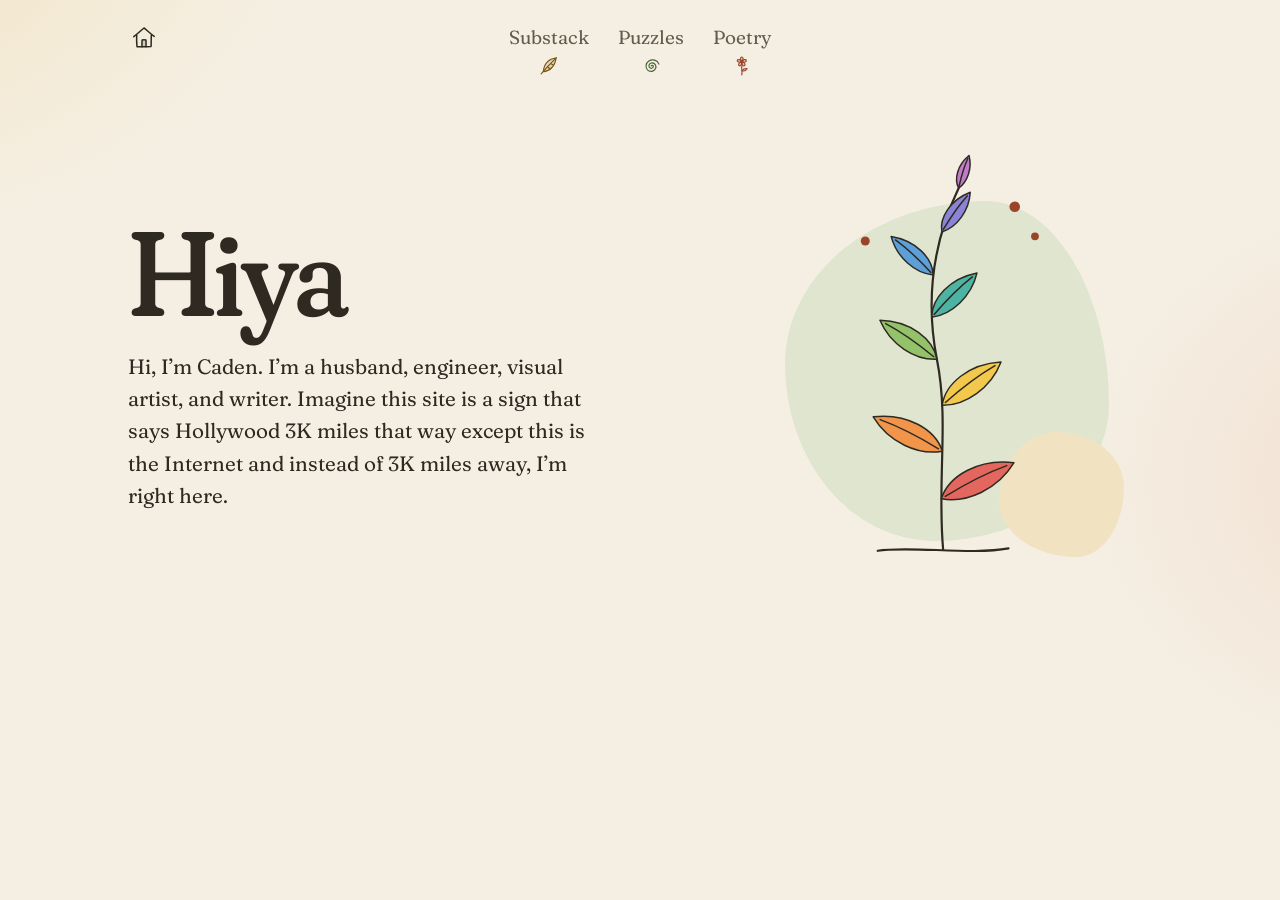
<file: index.html>
<!doctype html>
<html lang="en">
  <head>
    <meta charset="utf-8" />
    <meta name="viewport" content="width=device-width, initial-scale=1" />
    <title>funklunsford</title>
    <meta name="description" content="Puzzles, Substack and poetry." />
    <meta name="theme-color" content="#f5efe3" media="(prefers-color-scheme: light)" />
    <meta name="theme-color" content="#1c1e18" media="(prefers-color-scheme: dark)" />
    <link rel="icon" href="/favicon.svg" type="image/svg+xml" />
    <link rel="preconnect" href="https://fonts.googleapis.com" />
    <link rel="preconnect" href="https://fonts.gstatic.com" crossorigin />
    <link rel="stylesheet" href="https://fonts.googleapis.com/css2?family=Fraunces:ital,opsz,wght,SOFT,WONK@0,9..144,300..700,0..100,0..1;1,9..144,300..700,0..100,0..1&amp;display=swap" />
    <link rel="stylesheet" href="/style.css?v=8" />
  </head>
  <body>
    <header class="site-header">
      <a class="home" href="/" aria-label="Home" aria-current="page"><svg width="28" height="28" viewBox="0 0 48 48" aria-hidden="true" fill="none" stroke="currentColor" stroke-width="2.6" stroke-linecap="round" stroke-linejoin="round"><path d="M6.5 23.5 C 12 19, 18.5 13.2, 24 8.5 C 29.5 13, 35.6 18.6, 41.5 23"/><path d="M11.5 20.5 C 11.1 27.2, 11.4 34, 12 40.6 C 20 41.1, 28 40.9, 36.1 40.3 C 36.5 33.6, 36.2 27, 36.6 20.4"/><path d="M20.6 40.6 C 20.3 36.2, 20.4 32.2, 20.8 29.1 C 23 28.6, 25.3 28.7, 27.4 29.1 C 27.7 33, 27.6 37, 27.3 40.5" fill="currentColor" fill-opacity="0.18"/></svg></a>
      <nav class="site-nav" aria-label="Sections">
        <a class="nav--substack" href="/substack/"><span>Substack</span><svg width="22" height="22" viewBox="0 0 48 48" aria-hidden="true" fill="none" stroke="currentColor" stroke-width="2.6" stroke-linecap="round" stroke-linejoin="round"><path d="M40 7 C 24 8, 13 19, 12 37 C 26 36, 38 25, 40 7 Z" fill="currentColor" fill-opacity="0.18"/><path d="M41 6 C 30 17, 19 28, 7 42"/><path d="M28.5 19.5 L 33 21.5"/><path d="M21.5 26.5 L 25.5 30"/></svg></a>
        <a class="nav--puzzles" href="/puzzles/"><span>Puzzles</span><svg width="22" height="22" viewBox="0 0 48 48" aria-hidden="true" fill="none" stroke="currentColor" stroke-width="2.6" stroke-linecap="round" stroke-linejoin="round"><path d="M25 24 c 1.5 -2.2 5 -1 4.6 2 c -0.5 3.8 -6 5 -8.6 1.6 c -3.2 -4.2 0.6 -10.2 6 -10 c 6.6 0.3 10.2 7 7.6 12.6 c -3 6.6 -12.4 8.4 -17.6 3.4 c -5.8 -5.6 -4.2 -16 2.6 -20.4 c 7.8 -5 19.2 -2 22.4 7"/></svg></a>
        <a class="nav--poetry" href="/poetry/"><span>Poetry</span><svg width="22" height="22" viewBox="0 0 48 48" aria-hidden="true" fill="none" stroke="currentColor" stroke-width="2.6" stroke-linecap="round" stroke-linejoin="round"><g fill="currentColor" fill-opacity="0.18"><path d="M24 15 C 19.5 10.5, 21 4.5, 24 4.5 C 27 4.5, 28.5 10.5, 24 15"/><path d="M24 15 C 19.5 10.5, 21 4.5, 24 4.5 C 27 4.5, 28.5 10.5, 24 15" transform="rotate(72 24 15)"/><path d="M24 15 C 19.5 10.5, 21 4.5, 24 4.5 C 27 4.5, 28.5 10.5, 24 15" transform="rotate(144 24 15)"/><path d="M24 15 C 19.5 10.5, 21 4.5, 24 4.5 C 27 4.5, 28.5 10.5, 24 15" transform="rotate(216 24 15)"/><path d="M24 15 C 19.5 10.5, 21 4.5, 24 4.5 C 27 4.5, 28.5 10.5, 24 15" transform="rotate(288 24 15)"/></g><circle cx="24" cy="15" r="2.4"/><path d="M24 24 C 23 31, 25.5 37, 24 44"/><path d="M24.4 35 C 28 30.5, 32.5 29.5, 36 30.5 C 33.5 34.5, 29 36.5, 24.4 35 Z" fill="currentColor" fill-opacity="0.18"/></svg></a>
      </nav>
    </header>

    <main>
      <section class="hero">
        <div>
          <h1>Hiya</h1>
          <p class="blurb">Hi, I’m Caden. I’m a husband, engineer, visual artist, and writer. Imagine this site is a sign that says Hollywood 3K miles that way except this is the Internet and instead of 3K miles away, I’m right here.</p>
        </div>
        <figure class="hero-art" aria-hidden="true">
          <div class="blob"></div>
          <div class="blob blob--seed"></div>
          <svg class="sprig" viewBox="0 0 220 260">
            <defs>
              <g id="leaf">
                <path d="M0 0 C 10 -12, 32 -15, 52 -4 C 36 8, 14 9, 0 0 Z" vector-effect="non-scaling-stroke" />
                <path d="M3 -0.5 C 18 -3, 33 -4.5, 47 -4" fill="none" vector-effect="non-scaling-stroke" />
              </g>
            </defs>
            <path class="stem" d="M70 251 C 90 247.5, 130 254, 154 249.5" vector-effect="non-scaling-stroke" />
            <path class="stem" d="M112 250 C 108 205, 116 168, 108 128 C 101 92, 104 56, 122 18" vector-effect="non-scaling-stroke" />
            <g class="leaves">
              <use href="#leaf" transform="translate(110.8 217.6) rotate(-22)" />
              <use href="#leaf" transform="translate(111.5 187) rotate(-158) scale(0.95 -0.95)" />
              <use href="#leaf" transform="translate(111.4 157.6) rotate(-32) scale(0.9)" />
              <use href="#leaf" transform="translate(108 128) rotate(-150) scale(0.85 -0.85)" />
              <use href="#leaf" transform="translate(104.7 101) rotate(-40) scale(0.78)" />
              <use href="#leaf" transform="translate(105.6 73.8) rotate(-142) scale(0.7 -0.7)" />
              <use href="#leaf" transform="translate(111.2 46.2) rotate(-50) scale(0.6)" />
              <use href="#leaf" transform="translate(122 18) rotate(-68) scale(0.42)" />
            </g>
            <g class="seeds">
              <circle cx="158" cy="30" r="3.4" />
              <circle cx="171" cy="49" r="2.5" />
              <circle cx="62" cy="52" r="2.9" />
            </g>
          </svg>
        </figure>
      </section>

      <!-- The about section, left out for now. To bring it back, uncomment it and put your own paragraphs in:
      <section class="about" aria-labelledby="about-title">
        <h2 id="about-title">A little about me</h2>
        <p>…</p>
      </section>
      -->

    </main>
  </body>
</html>
</file>
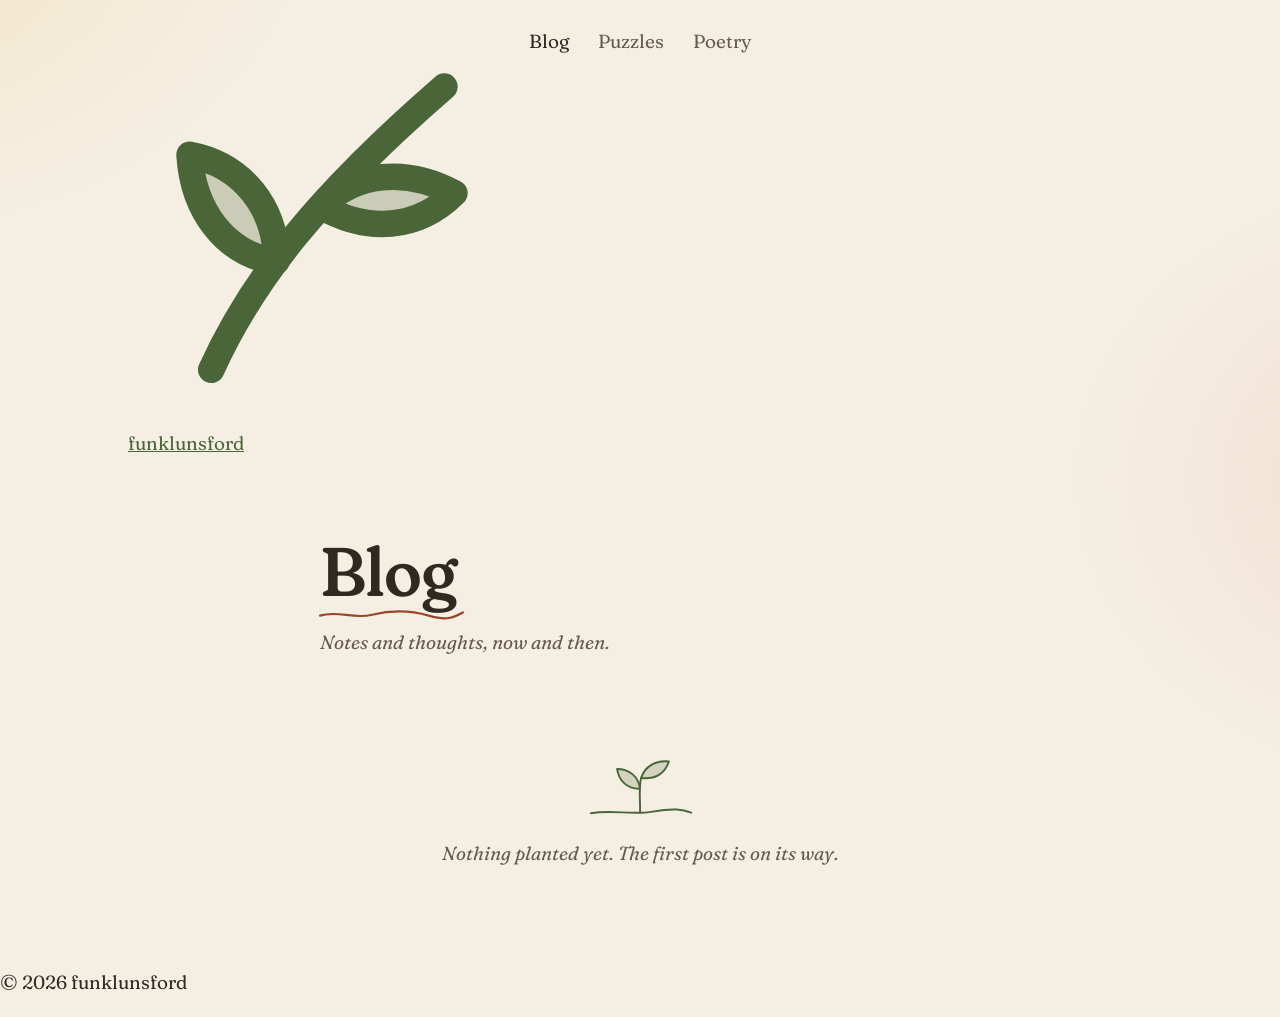
<file: blog/index.html>
<!doctype html>
<html lang="en">
  <head>
    <meta charset="utf-8" />
    <meta name="viewport" content="width=device-width, initial-scale=1" />
    <title>Blog · funklunsford</title>
    <meta name="description" content="Notes and thoughts, now and then." />
    <meta name="theme-color" content="#f5efe3" media="(prefers-color-scheme: light)" />
    <meta name="theme-color" content="#1c1e18" media="(prefers-color-scheme: dark)" />
    <link rel="icon" href="/favicon.svg" type="image/svg+xml" />
    <link rel="preconnect" href="https://fonts.googleapis.com" />
    <link rel="preconnect" href="https://fonts.gstatic.com" crossorigin />
    <link rel="stylesheet" href="https://fonts.googleapis.com/css2?family=Fraunces:ital,opsz,wght,SOFT,WONK@0,9..144,300..700,0..100,0..1;1,9..144,300..700,0..100,0..1&amp;display=swap" />
    <link rel="stylesheet" href="/style.css" />
  </head>
  <body>
    <header class="site-header">
      <a class="wordmark" href="/">
        <svg viewBox="0 0 24 24" aria-hidden="true" fill="none" stroke="currentColor" stroke-width="1.6" stroke-linecap="round" stroke-linejoin="round"><path d="M5 21 C 7.5 15.5, 11.5 10.5, 19 4"/><path d="M8.9 14.5 C 5.9 14.1, 3.9 11.5, 3.7 8.1 C 6.9 8.7, 8.9 11.3, 8.9 14.5 Z" fill="currentColor" fill-opacity="0.25"/><path d="M11.6 11.2 C 13.6 9.2, 16.6 8.8, 19.6 10.4 C 17.4 12.6, 14.4 12.8, 11.6 11.2 Z" fill="currentColor" fill-opacity="0.25"/></svg>
        funklunsford
      </a>
      <nav class="site-nav" aria-label="Sections">
        <a href="/blog/" aria-current="page">Blog</a>
        <a href="/puzzles/">Puzzles</a>
        <a href="/poetry/">Poetry</a>
      </nav>
    </header>

    <main>
      <header class="page-head">
        <h1>Blog</h1>
        <p class="page-note">Notes and thoughts, now and then.</p>
      </header>

      <div class="section">
        <!-- Newest first. Each post lives at /blog/<slug>/index.html: copy /templates/post.html to start one,
             then add it here:
          <li>
            <a href="/blog/<slug>/">
              <time datetime="2026-10-15">October 15, 2026</time>
              <span class="entry-title">The post's title</span>
              <span class="entry-summary">A sentence about it.</span>
            </a>
          </li>
        The note below hides itself once the list has a post. -->
        <ol class="entries" reversed>
        </ol>
        <div class="empty">
          <svg viewBox="0 0 120 90" aria-hidden="true" fill="none" stroke="currentColor" stroke-width="1.8" stroke-linecap="round" stroke-linejoin="round"><path d="M14 78 C 34 74.5, 52 80, 72 76.5 S 100 74.5, 108 77.5"/><path d="M60 77 C 60.5 66, 58.5 56, 61 45"/><path d="M60 55 C 48 55.5, 40 47.5, 38.5 36.5 C 50.5 36.5, 58.5 44, 60 55 Z" fill="currentColor" fill-opacity="0.2"/><path d="M61 45 C 64.5 34.5, 74.5 28, 87 29.5 C 83.5 41.5, 73.5 46.5, 61 45 Z" fill="currentColor" fill-opacity="0.2"/></svg>
          <p>Nothing planted yet. The first post is on its way.</p>
        </div>
      </div>
    </main>

    <footer class="site-footer">
      <p>© 2026 funklunsford</p>
    </footer>
  </body>
</html>
</file>
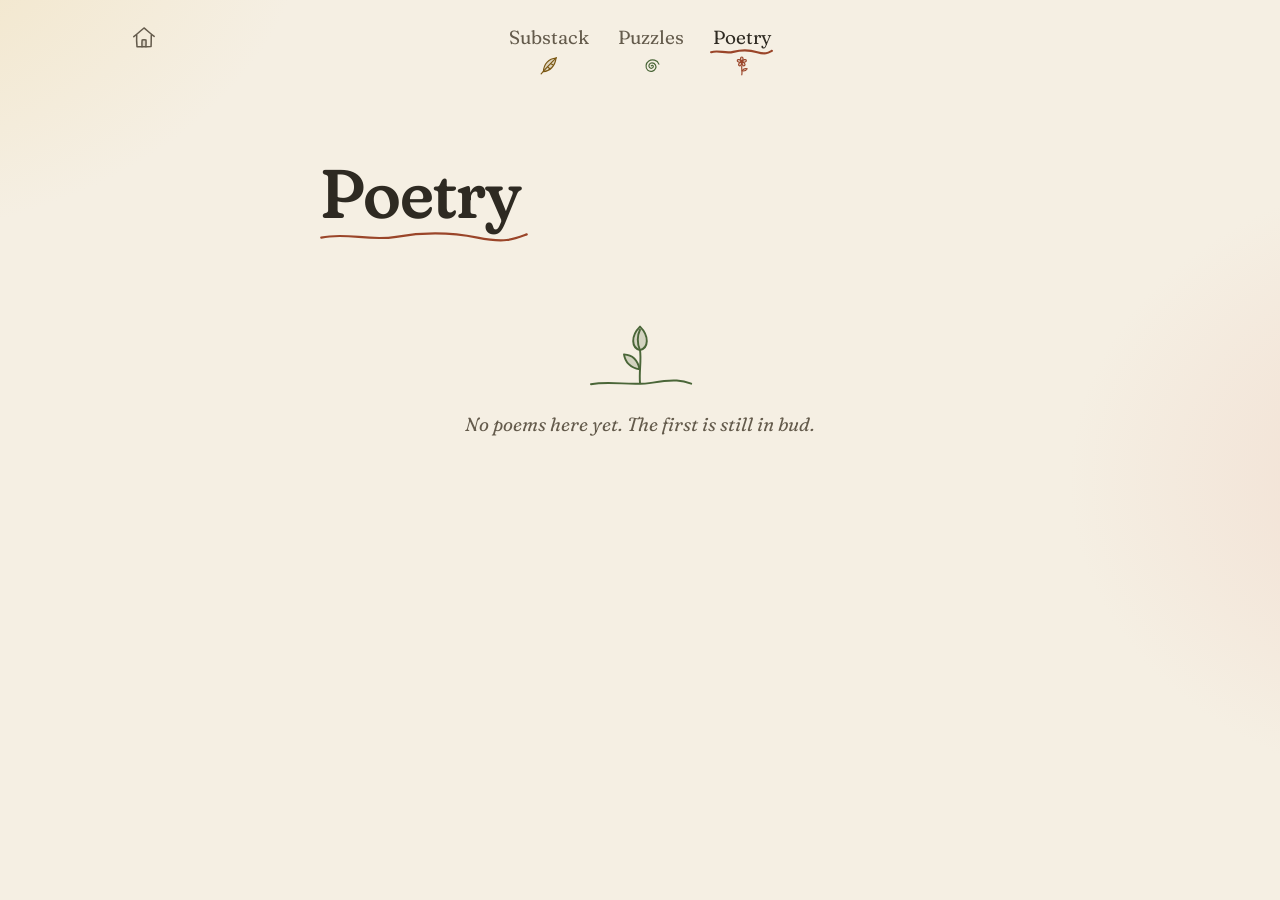
<file: poetry/index.html>
<!doctype html>
<html lang="en">
  <head>
    <meta charset="utf-8" />
    <meta name="viewport" content="width=device-width, initial-scale=1" />
    <title>Poetry · funklunsford</title>
    <meta name="description" content="Poems, a few at a time." />
    <meta name="theme-color" content="#f5efe3" media="(prefers-color-scheme: light)" />
    <meta name="theme-color" content="#1c1e18" media="(prefers-color-scheme: dark)" />
    <link rel="icon" href="/favicon.svg" type="image/svg+xml" />
    <link rel="preconnect" href="https://fonts.googleapis.com" />
    <link rel="preconnect" href="https://fonts.gstatic.com" crossorigin />
    <link rel="stylesheet" href="https://fonts.googleapis.com/css2?family=Fraunces:ital,opsz,wght,SOFT,WONK@0,9..144,300..700,0..100,0..1;1,9..144,300..700,0..100,0..1&amp;display=swap" />
    <link rel="stylesheet" href="/style.css?v=8" />
  </head>
  <body>
    <header class="site-header">
      <a class="home" href="/" aria-label="Home"><svg width="28" height="28" viewBox="0 0 48 48" aria-hidden="true" fill="none" stroke="currentColor" stroke-width="2.6" stroke-linecap="round" stroke-linejoin="round"><path d="M6.5 23.5 C 12 19, 18.5 13.2, 24 8.5 C 29.5 13, 35.6 18.6, 41.5 23"/><path d="M11.5 20.5 C 11.1 27.2, 11.4 34, 12 40.6 C 20 41.1, 28 40.9, 36.1 40.3 C 36.5 33.6, 36.2 27, 36.6 20.4"/><path d="M20.6 40.6 C 20.3 36.2, 20.4 32.2, 20.8 29.1 C 23 28.6, 25.3 28.7, 27.4 29.1 C 27.7 33, 27.6 37, 27.3 40.5" fill="currentColor" fill-opacity="0.18"/></svg></a>
      <nav class="site-nav" aria-label="Sections">
        <a class="nav--substack" href="/substack/"><span>Substack</span><svg width="22" height="22" viewBox="0 0 48 48" aria-hidden="true" fill="none" stroke="currentColor" stroke-width="2.6" stroke-linecap="round" stroke-linejoin="round"><path d="M40 7 C 24 8, 13 19, 12 37 C 26 36, 38 25, 40 7 Z" fill="currentColor" fill-opacity="0.18"/><path d="M41 6 C 30 17, 19 28, 7 42"/><path d="M28.5 19.5 L 33 21.5"/><path d="M21.5 26.5 L 25.5 30"/></svg></a>
        <a class="nav--puzzles" href="/puzzles/"><span>Puzzles</span><svg width="22" height="22" viewBox="0 0 48 48" aria-hidden="true" fill="none" stroke="currentColor" stroke-width="2.6" stroke-linecap="round" stroke-linejoin="round"><path d="M25 24 c 1.5 -2.2 5 -1 4.6 2 c -0.5 3.8 -6 5 -8.6 1.6 c -3.2 -4.2 0.6 -10.2 6 -10 c 6.6 0.3 10.2 7 7.6 12.6 c -3 6.6 -12.4 8.4 -17.6 3.4 c -5.8 -5.6 -4.2 -16 2.6 -20.4 c 7.8 -5 19.2 -2 22.4 7"/></svg></a>
        <a class="nav--poetry" href="/poetry/" aria-current="page"><span>Poetry</span><svg width="22" height="22" viewBox="0 0 48 48" aria-hidden="true" fill="none" stroke="currentColor" stroke-width="2.6" stroke-linecap="round" stroke-linejoin="round"><g fill="currentColor" fill-opacity="0.18"><path d="M24 15 C 19.5 10.5, 21 4.5, 24 4.5 C 27 4.5, 28.5 10.5, 24 15"/><path d="M24 15 C 19.5 10.5, 21 4.5, 24 4.5 C 27 4.5, 28.5 10.5, 24 15" transform="rotate(72 24 15)"/><path d="M24 15 C 19.5 10.5, 21 4.5, 24 4.5 C 27 4.5, 28.5 10.5, 24 15" transform="rotate(144 24 15)"/><path d="M24 15 C 19.5 10.5, 21 4.5, 24 4.5 C 27 4.5, 28.5 10.5, 24 15" transform="rotate(216 24 15)"/><path d="M24 15 C 19.5 10.5, 21 4.5, 24 4.5 C 27 4.5, 28.5 10.5, 24 15" transform="rotate(288 24 15)"/></g><circle cx="24" cy="15" r="2.4"/><path d="M24 24 C 23 31, 25.5 37, 24 44"/><path d="M24.4 35 C 28 30.5, 32.5 29.5, 36 30.5 C 33.5 34.5, 29 36.5, 24.4 35 Z" fill="currentColor" fill-opacity="0.18"/></svg></a>
      </nav>
    </header>

    <main>
      <header class="page-head">
        <h1>Poetry</h1>
      </header>

      <div class="section">
        <!-- Newest first. Each poem lives at /poetry/<slug>/index.html: copy /templates/poem.html to start one,
             then add it here:
          <li>
            <a href="/poetry/<slug>/">
              <span class="entry-title">The poem's title</span>
              <span class="entry-summary">Its first line…</span>
            </a>
          </li>
        The note below hides itself once the list has a poem. -->
        <ol class="entries entries--poems" reversed>
        </ol>
        <div class="empty">
          <svg viewBox="0 0 120 90" aria-hidden="true" fill="none" stroke="currentColor" stroke-width="1.8" stroke-linecap="round" stroke-linejoin="round"><path d="M14 78 C 34 74.5, 52 80, 72 76.5 S 100 74.5, 108 77.5"/><path d="M60 77 C 59 66, 61.5 56, 60 46"/><path d="M60 46 C 52 44, 51 33, 60 24 C 69 33, 68 44, 60 46 Z" fill="currentColor" fill-opacity="0.2"/><path d="M60 46 C 57 40, 57.5 32, 60 27"/><path d="M59.6 64 C 51 63, 46 57, 45 50 C 53 50.5, 58 56, 59.6 64 Z" fill="currentColor" fill-opacity="0.2"/></svg>
          <p>No poems here yet. The first is still in bud.</p>
        </div>
      </div>
    </main>
  </body>
</html>
</file>
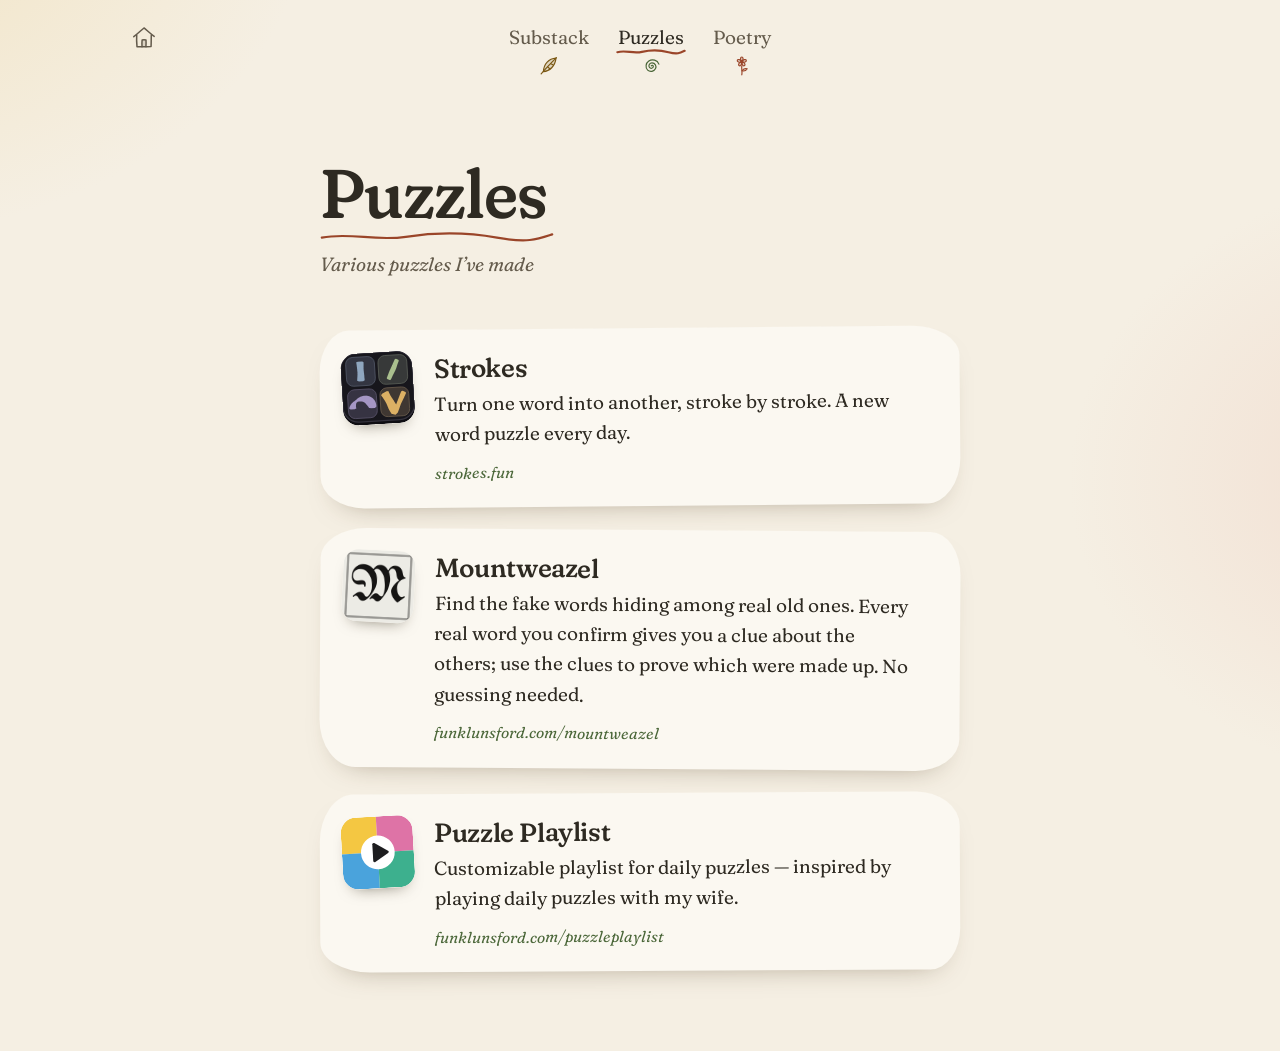
<file: puzzles/index.html>
<!doctype html>
<html lang="en">
  <head>
    <meta charset="utf-8" />
    <meta name="viewport" content="width=device-width, initial-scale=1" />
    <title>Puzzles · funklunsford</title>
    <meta name="description" content="Strokes, Mountweazel and the Puzzle Playlist." />
    <meta name="theme-color" content="#f5efe3" media="(prefers-color-scheme: light)" />
    <meta name="theme-color" content="#1c1e18" media="(prefers-color-scheme: dark)" />
    <link rel="icon" href="/favicon.svg" type="image/svg+xml" />
    <link rel="preconnect" href="https://fonts.googleapis.com" />
    <link rel="preconnect" href="https://fonts.gstatic.com" crossorigin />
    <link rel="stylesheet" href="https://fonts.googleapis.com/css2?family=Fraunces:ital,opsz,wght,SOFT,WONK@0,9..144,300..700,0..100,0..1;1,9..144,300..700,0..100,0..1&amp;display=swap" />
    <link rel="stylesheet" href="/style.css?v=8" />
  </head>
  <body>
    <header class="site-header">
      <a class="home" href="/" aria-label="Home"><svg width="28" height="28" viewBox="0 0 48 48" aria-hidden="true" fill="none" stroke="currentColor" stroke-width="2.6" stroke-linecap="round" stroke-linejoin="round"><path d="M6.5 23.5 C 12 19, 18.5 13.2, 24 8.5 C 29.5 13, 35.6 18.6, 41.5 23"/><path d="M11.5 20.5 C 11.1 27.2, 11.4 34, 12 40.6 C 20 41.1, 28 40.9, 36.1 40.3 C 36.5 33.6, 36.2 27, 36.6 20.4"/><path d="M20.6 40.6 C 20.3 36.2, 20.4 32.2, 20.8 29.1 C 23 28.6, 25.3 28.7, 27.4 29.1 C 27.7 33, 27.6 37, 27.3 40.5" fill="currentColor" fill-opacity="0.18"/></svg></a>
      <nav class="site-nav" aria-label="Sections">
        <a class="nav--substack" href="/substack/"><span>Substack</span><svg width="22" height="22" viewBox="0 0 48 48" aria-hidden="true" fill="none" stroke="currentColor" stroke-width="2.6" stroke-linecap="round" stroke-linejoin="round"><path d="M40 7 C 24 8, 13 19, 12 37 C 26 36, 38 25, 40 7 Z" fill="currentColor" fill-opacity="0.18"/><path d="M41 6 C 30 17, 19 28, 7 42"/><path d="M28.5 19.5 L 33 21.5"/><path d="M21.5 26.5 L 25.5 30"/></svg></a>
        <a class="nav--puzzles" href="/puzzles/" aria-current="page"><span>Puzzles</span><svg width="22" height="22" viewBox="0 0 48 48" aria-hidden="true" fill="none" stroke="currentColor" stroke-width="2.6" stroke-linecap="round" stroke-linejoin="round"><path d="M25 24 c 1.5 -2.2 5 -1 4.6 2 c -0.5 3.8 -6 5 -8.6 1.6 c -3.2 -4.2 0.6 -10.2 6 -10 c 6.6 0.3 10.2 7 7.6 12.6 c -3 6.6 -12.4 8.4 -17.6 3.4 c -5.8 -5.6 -4.2 -16 2.6 -20.4 c 7.8 -5 19.2 -2 22.4 7"/></svg></a>
        <a class="nav--poetry" href="/poetry/"><span>Poetry</span><svg width="22" height="22" viewBox="0 0 48 48" aria-hidden="true" fill="none" stroke="currentColor" stroke-width="2.6" stroke-linecap="round" stroke-linejoin="round"><g fill="currentColor" fill-opacity="0.18"><path d="M24 15 C 19.5 10.5, 21 4.5, 24 4.5 C 27 4.5, 28.5 10.5, 24 15"/><path d="M24 15 C 19.5 10.5, 21 4.5, 24 4.5 C 27 4.5, 28.5 10.5, 24 15" transform="rotate(72 24 15)"/><path d="M24 15 C 19.5 10.5, 21 4.5, 24 4.5 C 27 4.5, 28.5 10.5, 24 15" transform="rotate(144 24 15)"/><path d="M24 15 C 19.5 10.5, 21 4.5, 24 4.5 C 27 4.5, 28.5 10.5, 24 15" transform="rotate(216 24 15)"/><path d="M24 15 C 19.5 10.5, 21 4.5, 24 4.5 C 27 4.5, 28.5 10.5, 24 15" transform="rotate(288 24 15)"/></g><circle cx="24" cy="15" r="2.4"/><path d="M24 24 C 23 31, 25.5 37, 24 44"/><path d="M24.4 35 C 28 30.5, 32.5 29.5, 36 30.5 C 33.5 34.5, 29 36.5, 24.4 35 Z" fill="currentColor" fill-opacity="0.18"/></svg></a>
      </nav>
    </header>

    <main>
      <header class="page-head">
        <h1>Puzzles</h1>
        <p class="page-note">Various puzzles I’ve made</p>
      </header>

      <div class="section">
        <!-- Each links through its short address here (/strokes, /mountweazel, /puzzleplaylist), which forwards on. -->
        <ul class="games">
          <li class="game">
            <img src="/images/strokes.svg" alt="" width="72" height="72" />
            <div>
              <h2><a href="/strokes/">Strokes</a></h2>
              <p>Turn one word into another, stroke by stroke. A new word puzzle every day.</p>
              <p class="where">strokes.fun</p>
            </div>
          </li>
          <li class="game">
            <img src="/images/mountweazel.png" alt="" width="72" height="72" />
            <div>
              <h2><a href="/mountweazel/">Mountweazel</a></h2>
              <p>Find the fake words hiding among real old ones. Every real word you confirm gives you a clue about the others; use the clues to prove which were made up. No guessing needed.</p>
              <p class="where">funklunsford.com/mountweazel</p>
            </div>
          </li>
          <li class="game">
            <img src="/images/puzzle-playlist.svg" alt="" width="72" height="72" />
            <div>
              <h2><a href="/puzzleplaylist/">Puzzle Playlist</a></h2>
              <p>Customizable playlist for daily puzzles — inspired by playing daily puzzles with my wife.</p>
              <p class="where">funklunsford.com/puzzleplaylist</p>
            </div>
          </li>
        </ul>
      </div>
    </main>
  </body>
</html>
</file>
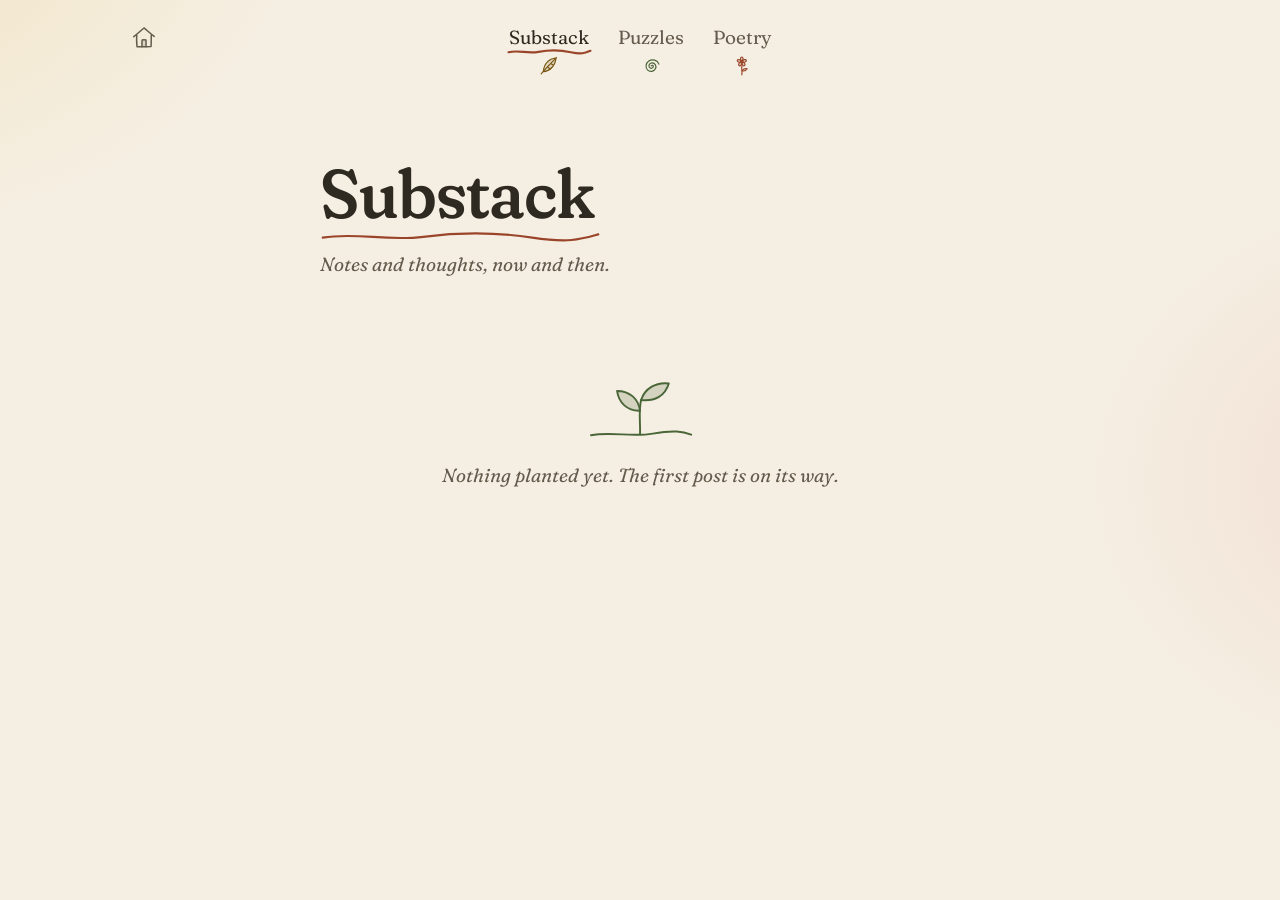
<file: substack/index.html>
<!doctype html>
<html lang="en">
  <head>
    <meta charset="utf-8" />
    <meta name="viewport" content="width=device-width, initial-scale=1" />
    <title>Substack · funklunsford</title>
    <meta name="description" content="Notes and thoughts, now and then." />
    <meta name="theme-color" content="#f5efe3" media="(prefers-color-scheme: light)" />
    <meta name="theme-color" content="#1c1e18" media="(prefers-color-scheme: dark)" />
    <link rel="icon" href="/favicon.svg" type="image/svg+xml" />
    <link rel="preconnect" href="https://fonts.googleapis.com" />
    <link rel="preconnect" href="https://fonts.gstatic.com" crossorigin />
    <link rel="stylesheet" href="https://fonts.googleapis.com/css2?family=Fraunces:ital,opsz,wght,SOFT,WONK@0,9..144,300..700,0..100,0..1;1,9..144,300..700,0..100,0..1&amp;display=swap" />
    <link rel="stylesheet" href="/style.css?v=8" />
  </head>
  <body>
    <header class="site-header">
      <a class="home" href="/" aria-label="Home"><svg width="28" height="28" viewBox="0 0 48 48" aria-hidden="true" fill="none" stroke="currentColor" stroke-width="2.6" stroke-linecap="round" stroke-linejoin="round"><path d="M6.5 23.5 C 12 19, 18.5 13.2, 24 8.5 C 29.5 13, 35.6 18.6, 41.5 23"/><path d="M11.5 20.5 C 11.1 27.2, 11.4 34, 12 40.6 C 20 41.1, 28 40.9, 36.1 40.3 C 36.5 33.6, 36.2 27, 36.6 20.4"/><path d="M20.6 40.6 C 20.3 36.2, 20.4 32.2, 20.8 29.1 C 23 28.6, 25.3 28.7, 27.4 29.1 C 27.7 33, 27.6 37, 27.3 40.5" fill="currentColor" fill-opacity="0.18"/></svg></a>
      <nav class="site-nav" aria-label="Sections">
        <a class="nav--substack" href="/substack/" aria-current="page"><span>Substack</span><svg width="22" height="22" viewBox="0 0 48 48" aria-hidden="true" fill="none" stroke="currentColor" stroke-width="2.6" stroke-linecap="round" stroke-linejoin="round"><path d="M40 7 C 24 8, 13 19, 12 37 C 26 36, 38 25, 40 7 Z" fill="currentColor" fill-opacity="0.18"/><path d="M41 6 C 30 17, 19 28, 7 42"/><path d="M28.5 19.5 L 33 21.5"/><path d="M21.5 26.5 L 25.5 30"/></svg></a>
        <a class="nav--puzzles" href="/puzzles/"><span>Puzzles</span><svg width="22" height="22" viewBox="0 0 48 48" aria-hidden="true" fill="none" stroke="currentColor" stroke-width="2.6" stroke-linecap="round" stroke-linejoin="round"><path d="M25 24 c 1.5 -2.2 5 -1 4.6 2 c -0.5 3.8 -6 5 -8.6 1.6 c -3.2 -4.2 0.6 -10.2 6 -10 c 6.6 0.3 10.2 7 7.6 12.6 c -3 6.6 -12.4 8.4 -17.6 3.4 c -5.8 -5.6 -4.2 -16 2.6 -20.4 c 7.8 -5 19.2 -2 22.4 7"/></svg></a>
        <a class="nav--poetry" href="/poetry/"><span>Poetry</span><svg width="22" height="22" viewBox="0 0 48 48" aria-hidden="true" fill="none" stroke="currentColor" stroke-width="2.6" stroke-linecap="round" stroke-linejoin="round"><g fill="currentColor" fill-opacity="0.18"><path d="M24 15 C 19.5 10.5, 21 4.5, 24 4.5 C 27 4.5, 28.5 10.5, 24 15"/><path d="M24 15 C 19.5 10.5, 21 4.5, 24 4.5 C 27 4.5, 28.5 10.5, 24 15" transform="rotate(72 24 15)"/><path d="M24 15 C 19.5 10.5, 21 4.5, 24 4.5 C 27 4.5, 28.5 10.5, 24 15" transform="rotate(144 24 15)"/><path d="M24 15 C 19.5 10.5, 21 4.5, 24 4.5 C 27 4.5, 28.5 10.5, 24 15" transform="rotate(216 24 15)"/><path d="M24 15 C 19.5 10.5, 21 4.5, 24 4.5 C 27 4.5, 28.5 10.5, 24 15" transform="rotate(288 24 15)"/></g><circle cx="24" cy="15" r="2.4"/><path d="M24 24 C 23 31, 25.5 37, 24 44"/><path d="M24.4 35 C 28 30.5, 32.5 29.5, 36 30.5 C 33.5 34.5, 29 36.5, 24.4 35 Z" fill="currentColor" fill-opacity="0.18"/></svg></a>
      </nav>
    </header>

    <main>
      <header class="page-head">
        <h1>Substack</h1>
        <p class="page-note">Notes and thoughts, now and then.</p>
      </header>

      <div class="section">
        <!-- Newest first. Each post lives at /substack/<slug>/index.html: copy /templates/post.html to start one,
             then add it here:
          <li>
            <a href="/substack/<slug>/">
              <time datetime="2026-10-15">October 15, 2026</time>
              <span class="entry-title">The post's title</span>
              <span class="entry-summary">A sentence about it.</span>
            </a>
          </li>
        The note below hides itself once the list has a post. -->
        <ol class="entries" reversed>
        </ol>
        <div class="empty">
          <svg viewBox="0 0 120 90" aria-hidden="true" fill="none" stroke="currentColor" stroke-width="1.8" stroke-linecap="round" stroke-linejoin="round"><path d="M14 78 C 34 74.5, 52 80, 72 76.5 S 100 74.5, 108 77.5"/><path d="M60 77 C 60.5 66, 58.5 56, 61 45"/><path d="M60 55 C 48 55.5, 40 47.5, 38.5 36.5 C 50.5 36.5, 58.5 44, 60 55 Z" fill="currentColor" fill-opacity="0.2"/><path d="M61 45 C 64.5 34.5, 74.5 28, 87 29.5 C 83.5 41.5, 73.5 46.5, 61 45 Z" fill="currentColor" fill-opacity="0.2"/></svg>
          <p>Nothing planted yet. The first post is on its way.</p>
        </div>
      </div>
    </main>
  </body>
</html>
</file>
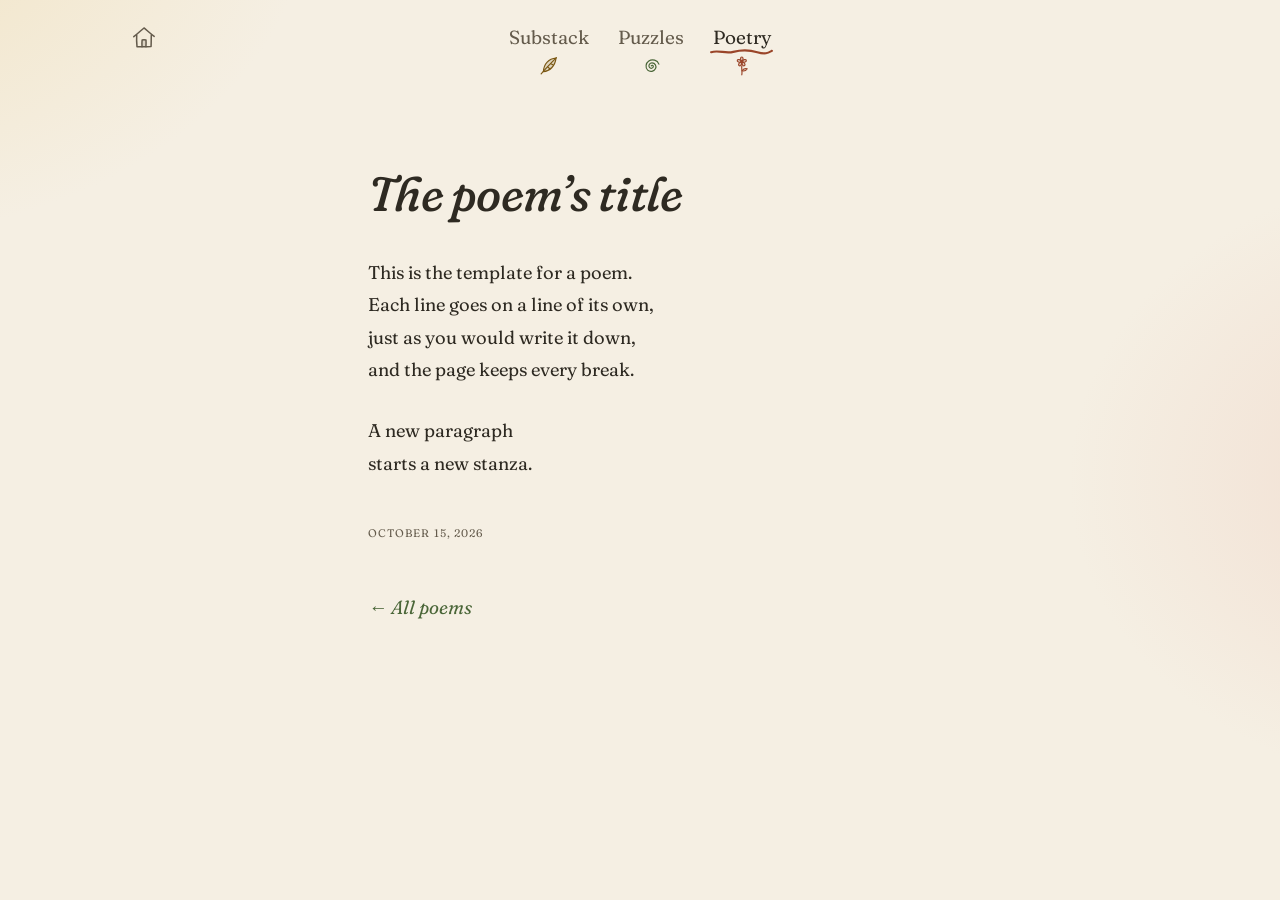
<file: templates/poem.html>
<!doctype html>
<html lang="en">
  <head>
    <meta charset="utf-8" />
    <meta name="viewport" content="width=device-width, initial-scale=1" />
    <!-- The template for a poem. Copy it to /poetry/<slug>/index.html, change the title, description, date and
         lines, delete the robots line below, and add the poem to the top of the list in /poetry/index.html. -->
    <title>The poem’s title · funklunsford</title>
    <meta name="description" content="The poem's first line." />
    <meta name="robots" content="noindex" />
    <meta name="theme-color" content="#f5efe3" media="(prefers-color-scheme: light)" />
    <meta name="theme-color" content="#1c1e18" media="(prefers-color-scheme: dark)" />
    <link rel="icon" href="/favicon.svg" type="image/svg+xml" />
    <link rel="preconnect" href="https://fonts.googleapis.com" />
    <link rel="preconnect" href="https://fonts.gstatic.com" crossorigin />
    <link rel="stylesheet" href="https://fonts.googleapis.com/css2?family=Fraunces:ital,opsz,wght,SOFT,WONK@0,9..144,300..700,0..100,0..1;1,9..144,300..700,0..100,0..1&amp;display=swap" />
    <link rel="stylesheet" href="/style.css?v=8" />
  </head>
  <body>
    <header class="site-header">
      <a class="home" href="/" aria-label="Home"><svg width="28" height="28" viewBox="0 0 48 48" aria-hidden="true" fill="none" stroke="currentColor" stroke-width="2.6" stroke-linecap="round" stroke-linejoin="round"><path d="M6.5 23.5 C 12 19, 18.5 13.2, 24 8.5 C 29.5 13, 35.6 18.6, 41.5 23"/><path d="M11.5 20.5 C 11.1 27.2, 11.4 34, 12 40.6 C 20 41.1, 28 40.9, 36.1 40.3 C 36.5 33.6, 36.2 27, 36.6 20.4"/><path d="M20.6 40.6 C 20.3 36.2, 20.4 32.2, 20.8 29.1 C 23 28.6, 25.3 28.7, 27.4 29.1 C 27.7 33, 27.6 37, 27.3 40.5" fill="currentColor" fill-opacity="0.18"/></svg></a>
      <nav class="site-nav" aria-label="Sections">
        <a class="nav--substack" href="/substack/"><span>Substack</span><svg width="22" height="22" viewBox="0 0 48 48" aria-hidden="true" fill="none" stroke="currentColor" stroke-width="2.6" stroke-linecap="round" stroke-linejoin="round"><path d="M40 7 C 24 8, 13 19, 12 37 C 26 36, 38 25, 40 7 Z" fill="currentColor" fill-opacity="0.18"/><path d="M41 6 C 30 17, 19 28, 7 42"/><path d="M28.5 19.5 L 33 21.5"/><path d="M21.5 26.5 L 25.5 30"/></svg></a>
        <a class="nav--puzzles" href="/puzzles/"><span>Puzzles</span><svg width="22" height="22" viewBox="0 0 48 48" aria-hidden="true" fill="none" stroke="currentColor" stroke-width="2.6" stroke-linecap="round" stroke-linejoin="round"><path d="M25 24 c 1.5 -2.2 5 -1 4.6 2 c -0.5 3.8 -6 5 -8.6 1.6 c -3.2 -4.2 0.6 -10.2 6 -10 c 6.6 0.3 10.2 7 7.6 12.6 c -3 6.6 -12.4 8.4 -17.6 3.4 c -5.8 -5.6 -4.2 -16 2.6 -20.4 c 7.8 -5 19.2 -2 22.4 7"/></svg></a>
        <a class="nav--poetry" href="/poetry/" aria-current="page"><span>Poetry</span><svg width="22" height="22" viewBox="0 0 48 48" aria-hidden="true" fill="none" stroke="currentColor" stroke-width="2.6" stroke-linecap="round" stroke-linejoin="round"><g fill="currentColor" fill-opacity="0.18"><path d="M24 15 C 19.5 10.5, 21 4.5, 24 4.5 C 27 4.5, 28.5 10.5, 24 15"/><path d="M24 15 C 19.5 10.5, 21 4.5, 24 4.5 C 27 4.5, 28.5 10.5, 24 15" transform="rotate(72 24 15)"/><path d="M24 15 C 19.5 10.5, 21 4.5, 24 4.5 C 27 4.5, 28.5 10.5, 24 15" transform="rotate(144 24 15)"/><path d="M24 15 C 19.5 10.5, 21 4.5, 24 4.5 C 27 4.5, 28.5 10.5, 24 15" transform="rotate(216 24 15)"/><path d="M24 15 C 19.5 10.5, 21 4.5, 24 4.5 C 27 4.5, 28.5 10.5, 24 15" transform="rotate(288 24 15)"/></g><circle cx="24" cy="15" r="2.4"/><path d="M24 24 C 23 31, 25.5 37, 24 44"/><path d="M24.4 35 C 28 30.5, 32.5 29.5, 36 30.5 C 33.5 34.5, 29 36.5, 24.4 35 Z" fill="currentColor" fill-opacity="0.18"/></svg></a>
      </nav>
    </header>

    <main>
      <article class="poem-page">
        <h1>The poem’s title</h1>

        <!-- Each <p> is a stanza. Start its first line right after <p>, then write every line on a line of its own:
             the breaks are kept exactly, and the indenting in this file is ignored. -->
        <div class="poem">
          <p>This is the template for a poem.
            Each line goes on a line of its own,
            just as you would write it down,
            and the page keeps every break.</p>
          <p>A new paragraph
            starts a new stanza.</p>
        </div>

        <time class="post-date" datetime="2026-10-15">October 15, 2026</time>

        <p class="back"><a href="/poetry/">← All poems</a></p>
      </article>
    </main>
  </body>
</html>
</file>
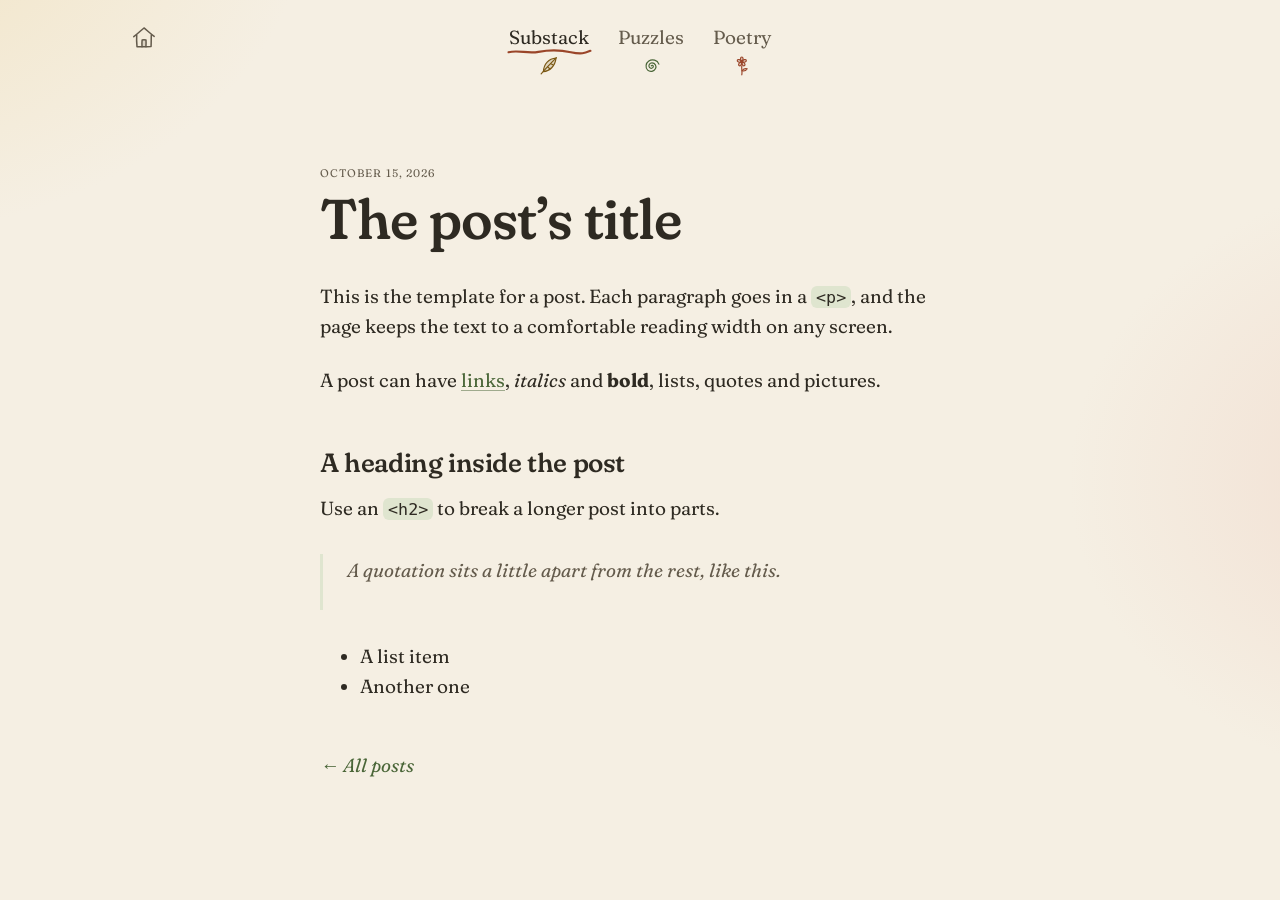
<file: templates/post.html>
<!doctype html>
<html lang="en">
  <head>
    <meta charset="utf-8" />
    <meta name="viewport" content="width=device-width, initial-scale=1" />
    <!-- The template for a post. Copy it to /substack/<slug>/index.html, change the title, description, date and
         words, delete the robots line below, and add the post to the top of the list in /substack/index.html. -->
    <title>The post’s title · funklunsford</title>
    <meta name="description" content="A sentence about the post." />
    <meta name="robots" content="noindex" />
    <meta name="theme-color" content="#f5efe3" media="(prefers-color-scheme: light)" />
    <meta name="theme-color" content="#1c1e18" media="(prefers-color-scheme: dark)" />
    <link rel="icon" href="/favicon.svg" type="image/svg+xml" />
    <link rel="preconnect" href="https://fonts.googleapis.com" />
    <link rel="preconnect" href="https://fonts.gstatic.com" crossorigin />
    <link rel="stylesheet" href="https://fonts.googleapis.com/css2?family=Fraunces:ital,opsz,wght,SOFT,WONK@0,9..144,300..700,0..100,0..1;1,9..144,300..700,0..100,0..1&amp;display=swap" />
    <link rel="stylesheet" href="/style.css?v=8" />
  </head>
  <body>
    <header class="site-header">
      <a class="home" href="/" aria-label="Home"><svg width="28" height="28" viewBox="0 0 48 48" aria-hidden="true" fill="none" stroke="currentColor" stroke-width="2.6" stroke-linecap="round" stroke-linejoin="round"><path d="M6.5 23.5 C 12 19, 18.5 13.2, 24 8.5 C 29.5 13, 35.6 18.6, 41.5 23"/><path d="M11.5 20.5 C 11.1 27.2, 11.4 34, 12 40.6 C 20 41.1, 28 40.9, 36.1 40.3 C 36.5 33.6, 36.2 27, 36.6 20.4"/><path d="M20.6 40.6 C 20.3 36.2, 20.4 32.2, 20.8 29.1 C 23 28.6, 25.3 28.7, 27.4 29.1 C 27.7 33, 27.6 37, 27.3 40.5" fill="currentColor" fill-opacity="0.18"/></svg></a>
      <nav class="site-nav" aria-label="Sections">
        <a class="nav--substack" href="/substack/" aria-current="page"><span>Substack</span><svg width="22" height="22" viewBox="0 0 48 48" aria-hidden="true" fill="none" stroke="currentColor" stroke-width="2.6" stroke-linecap="round" stroke-linejoin="round"><path d="M40 7 C 24 8, 13 19, 12 37 C 26 36, 38 25, 40 7 Z" fill="currentColor" fill-opacity="0.18"/><path d="M41 6 C 30 17, 19 28, 7 42"/><path d="M28.5 19.5 L 33 21.5"/><path d="M21.5 26.5 L 25.5 30"/></svg></a>
        <a class="nav--puzzles" href="/puzzles/"><span>Puzzles</span><svg width="22" height="22" viewBox="0 0 48 48" aria-hidden="true" fill="none" stroke="currentColor" stroke-width="2.6" stroke-linecap="round" stroke-linejoin="round"><path d="M25 24 c 1.5 -2.2 5 -1 4.6 2 c -0.5 3.8 -6 5 -8.6 1.6 c -3.2 -4.2 0.6 -10.2 6 -10 c 6.6 0.3 10.2 7 7.6 12.6 c -3 6.6 -12.4 8.4 -17.6 3.4 c -5.8 -5.6 -4.2 -16 2.6 -20.4 c 7.8 -5 19.2 -2 22.4 7"/></svg></a>
        <a class="nav--poetry" href="/poetry/"><span>Poetry</span><svg width="22" height="22" viewBox="0 0 48 48" aria-hidden="true" fill="none" stroke="currentColor" stroke-width="2.6" stroke-linecap="round" stroke-linejoin="round"><g fill="currentColor" fill-opacity="0.18"><path d="M24 15 C 19.5 10.5, 21 4.5, 24 4.5 C 27 4.5, 28.5 10.5, 24 15"/><path d="M24 15 C 19.5 10.5, 21 4.5, 24 4.5 C 27 4.5, 28.5 10.5, 24 15" transform="rotate(72 24 15)"/><path d="M24 15 C 19.5 10.5, 21 4.5, 24 4.5 C 27 4.5, 28.5 10.5, 24 15" transform="rotate(144 24 15)"/><path d="M24 15 C 19.5 10.5, 21 4.5, 24 4.5 C 27 4.5, 28.5 10.5, 24 15" transform="rotate(216 24 15)"/><path d="M24 15 C 19.5 10.5, 21 4.5, 24 4.5 C 27 4.5, 28.5 10.5, 24 15" transform="rotate(288 24 15)"/></g><circle cx="24" cy="15" r="2.4"/><path d="M24 24 C 23 31, 25.5 37, 24 44"/><path d="M24.4 35 C 28 30.5, 32.5 29.5, 36 30.5 C 33.5 34.5, 29 36.5, 24.4 35 Z" fill="currentColor" fill-opacity="0.18"/></svg></a>
      </nav>
    </header>

    <main>
      <article>
        <header class="post-head">
          <time class="post-date" datetime="2026-10-15">October 15, 2026</time>
          <h1>The post’s title</h1>
        </header>

        <div class="prose">
          <p>This is the template for a post. Each paragraph goes in a <code>&lt;p&gt;</code>, and the page keeps the
            text to a comfortable reading width on any screen.</p>
          <p>A post can have <a href="/">links</a>, <em>italics</em> and <strong>bold</strong>, lists, quotes and
            pictures.</p>

          <h2>A heading inside the post</h2>
          <p>Use an <code>&lt;h2&gt;</code> to break a longer post into parts.</p>
          <blockquote>
            <p>A quotation sits a little apart from the rest, like this.</p>
          </blockquote>
          <ul>
            <li>A list item</li>
            <li>Another one</li>
          </ul>
        </div>

        <p class="back"><a href="/substack/">← All posts</a></p>
      </article>
    </main>
  </body>
</html>
</file>
<file: style.css>
/* funklunsford.com: one stylesheet for every page.
   Warm paper and earth tones, Fraunces (a soft, slightly wonky serif), loose shapes and hand-drawn lines. */

:root {
  color-scheme: light dark;
  --paper: #f5efe3;
  --card: #fbf8f1;
  --ink: #2e2a22;
  --ink-soft: #645b4c;
  --line: rgb(46 42 34 / 0.2);
  --moss: #4a6638;
  --moss-wash: #dfe5cf;
  --clay: #9a4529;
  --clay-wash: #f1dccf;
  --ochre: #7a5712;
  --ochre-wash: #f1e3c2;
  --leaf: #a9bd8f;
  --shadow: 0 14px 30px -22px rgb(70 50 20 / 0.55);

  /* The home page's sprig: one colour per leaf, red at the bottom to violet at the tip. */
  --rainbow-1: #e4675f;
  --rainbow-2: #f0954a;
  --rainbow-3: #f2c94c;
  --rainbow-4: #93c26b;
  --rainbow-5: #4db3a2;
  --rainbow-6: #5d9fd8;
  --rainbow-7: #8a83d6;
  --rainbow-8: #c07ccb;

  /* Hand-drawn lines, used as masks so they take any colour. */
  --squiggle: url("data:image/svg+xml,%3Csvg xmlns='http://www.w3.org/2000/svg' viewBox='0 0 100 10' preserveAspectRatio='none'%3E%3Cpath d='M2 6 C 14 2.5, 24 8.5, 37 5.5 S 62 2.5, 75 6 S 92 7, 98 4' fill='none' stroke='%23000' stroke-width='2.2' stroke-linecap='round' vector-effect='non-scaling-stroke'/%3E%3C/svg%3E");
  --rule: url("data:image/svg+xml,%3Csvg xmlns='http://www.w3.org/2000/svg' viewBox='0 0 400 10' preserveAspectRatio='none'%3E%3Cpath d='M1 5 C 60 2.5, 120 7.5, 200 5 S 340 3, 399 6' fill='none' stroke='%23000' stroke-width='1.3' stroke-linecap='round' vector-effect='non-scaling-stroke'/%3E%3C/svg%3E");

  --wide: 64rem;
  --text: 40rem;
}

@media (prefers-color-scheme: dark) {
  :root {
    --paper: #1c1e18;
    --card: #24271f;
    --ink: #ebe3d3;
    --ink-soft: #b4ab98;
    --line: rgb(235 227 211 / 0.2);
    --moss: #a9c58e;
    --moss-wash: #2b3324;
    --clay: #e59a7d;
    --clay-wash: #3a2a22;
    --ochre: #dfba6a;
    --ochre-wash: #353020;
    --leaf: #61794f;
    --shadow: 0 14px 30px -20px rgb(0 0 0 / 0.7);
    --rainbow-1: #c85a53;
    --rainbow-2: #d4823f;
    --rainbow-3: #d6b143;
    --rainbow-4: #7aa85a;
    --rainbow-5: #3f9a8b;
    --rainbow-6: #4f88bb;
    --rainbow-7: #756fbb;
    --rainbow-8: #a669b1;
  }
}

*, *::before, *::after { box-sizing: border-box; }

html { -webkit-text-size-adjust: 100%; text-size-adjust: 100%; }

body {
  margin: 0;
  min-height: 100vh;
  min-height: 100dvh;
  display: flex;
  flex-direction: column;
  background-color: var(--paper);
  background-image:
    radial-gradient(42rem 30rem at -10rem -6rem, var(--ochre-wash), transparent 70%),
    radial-gradient(36rem 28rem at calc(100% + 12rem) 30rem, var(--clay-wash), transparent 70%);
  background-repeat: no-repeat;
  color: var(--ink);
  font-family: Fraunces, Georgia, "Times New Roman", serif;
  font-size: clamp(1.0625rem, 1rem + 0.25vw, 1.1875rem);
  font-weight: 380;
  line-height: 1.6;
  font-variation-settings: "SOFT" 50;
  -webkit-font-smoothing: antialiased;
  -moz-osx-font-smoothing: grayscale;
}

main { flex: 1; padding-bottom: clamp(3rem, 8vw, 5rem); }

h1, h2, h3 {
  font-weight: 540;
  line-height: 1.1;
  letter-spacing: -0.015em;
  font-variation-settings: "SOFT" 100, "WONK" 1;
  text-wrap: balance;
}

p { text-wrap: pretty; }

a { color: var(--moss); }

:focus-visible { outline: 2px solid var(--moss); outline-offset: 3px; border-radius: 4px; }

.visually-hidden {
  position: absolute; width: 1px; height: 1px; margin: -1px; padding: 0;
  overflow: hidden; clip: rect(0 0 0 0); white-space: nowrap; border: 0;
}

/* ---- Header ---- */

/* Home at the left, the sections centered. */
.site-header {
  width: min(100% - 2rem, var(--wide));
  margin: 0 auto;
  padding: 1.25rem 0 0.5rem;
  display: grid;
  grid-template-columns: 1fr auto 1fr;
  align-items: start;
}

.home {
  justify-self: start;
  padding: 0.2rem 0.1rem;
  color: var(--ink-soft);
  transition: color 0.2s;
}

.home svg { display: block; width: 1.75rem; height: 1.75rem; transition: transform 0.45s cubic-bezier(0.3, 0.7, 0.2, 1); }
.home:hover, .home[aria-current="page"] { color: var(--ink); }
.home:hover svg { transform: rotate(-8deg) scale(1.08); }

.site-nav { display: flex; gap: 0.25rem 1.6rem; }

@media (max-width: 26rem) {
  .site-nav { gap: 0.25rem 1.1rem; }
}

@media (max-width: 22rem) {
  .site-nav { gap: 0.25rem 0.85rem; }
}

.site-nav a {
  display: flex;
  flex-direction: column;
  align-items: center;
  gap: 0.4rem;
  padding: 0.35rem 0.1rem 0.25rem;
  color: var(--ink-soft);
  text-decoration: none;
  transition: color 0.2s;
}

.site-nav span { position: relative; line-height: 1.2; }

.site-nav span::after {
  content: "";
  position: absolute;
  left: -0.15rem;
  right: -0.15rem;
  bottom: -0.4rem;
  height: 0.45rem;
  background: var(--moss);
  -webkit-mask: var(--squiggle) center / 100% 100% no-repeat;
  mask: var(--squiggle) center / 100% 100% no-repeat;
  opacity: 0;
  transform: scaleX(0.3);
  transform-origin: left center;
  transition: opacity 0.25s, transform 0.4s cubic-bezier(0.3, 0.7, 0.2, 1);
}

.site-nav svg {
  width: 1.35rem;
  height: 1.35rem;
  color: var(--tint);
  transition: transform 0.45s cubic-bezier(0.3, 0.7, 0.2, 1);
}

.nav--substack { --tint: var(--ochre); }
.nav--puzzles { --tint: var(--moss); }
.nav--poetry { --tint: var(--clay); }

.site-nav a:hover { color: var(--ink); }
.site-nav a:hover span::after { opacity: 0.6; transform: none; }
.site-nav a:hover svg { transform: rotate(-10deg) scale(1.08); }
.site-nav a[aria-current="page"] { color: var(--ink); }
.site-nav a[aria-current="page"] span::after { opacity: 1; transform: none; background: var(--clay); }

/* ---- Home: the hello, the about, and the ways in ---- */

.hero {
  width: min(100% - 2rem, var(--wide));
  margin: clamp(1.5rem, 6vw, 4.5rem) auto 0;
  display: grid;
  gap: 2rem 3rem;
  align-items: center;
}

.hero h1 {
  margin: 0;
  font-size: clamp(3.8rem, 2rem + 8vw, 7.5rem);
  font-weight: 500;
  line-height: 1;
  letter-spacing: -0.03em;
}

/* The about blurb under the hello. */
.blurb {
  max-width: 30rem;
  margin: 1.1rem 0 0;
  font-size: clamp(1.15rem, 1.05rem + 0.5vw, 1.3rem);
  line-height: 1.55;
}

.hero-art {
  position: relative;
  justify-self: center;
  width: min(62%, 15rem);
  aspect-ratio: 1 / 1.1;
  margin: 0;
}

@media (min-width: 48rem) {
  .hero { grid-template-columns: 1.3fr 1fr; }
  .hero-art { width: min(100%, 23rem); }
}

.blob {
  position: absolute;
  inset: 10% 4% 6% 8%;
  background: var(--moss-wash);
  border-radius: 62% 38% 54% 46% / 48% 60% 40% 52%;
  animation: breathe 24s ease-in-out infinite alternate;
}

.blob--seed {
  inset: auto 0 2% auto;
  width: 34%;
  aspect-ratio: 1;
  background: var(--ochre-wash);
  border-radius: 46% 54% 38% 62% / 55% 44% 56% 45%;
  animation-duration: 17s;
  animation-direction: alternate-reverse;
}

.sprig {
  position: absolute;
  inset: 0;
  width: 100%;
  height: 100%;
  overflow: visible;
  transform-origin: 51% 96%;
  animation: sway 11s ease-in-out infinite alternate;
}

.sprig .leaves { fill: var(--leaf); stroke: var(--ink); stroke-width: 1.5; stroke-linejoin: round; stroke-linecap: round; }
.sprig .stem { fill: none; stroke: var(--ink); stroke-width: 2.2; stroke-linecap: round; }
.sprig .seeds { fill: var(--clay); }

/* The seeds drift up past their spots and fade, each on its own clock. With reduced motion they rest at their spots.
   Each has its own keyframes with plain numbers: Safari doesn't reliably animate var() inside @keyframes. */
.sprig .seeds circle {
  transform-box: fill-box;
  transform-origin: center;
}

.sprig .seeds circle:nth-child(1) { animation: drift-1 7s ease-in-out -1.5s infinite; }
.sprig .seeds circle:nth-child(2) { animation: drift-2 8.5s ease-in-out -5s infinite; }
.sprig .seeds circle:nth-child(3) { animation: drift-3 7.8s ease-in-out -3.2s infinite; }

@keyframes drift-1 {
  0% { opacity: 0; transform: translate(0, 44px) scale(0.5); }
  25% { opacity: 1; }
  50% { transform: translate(7px, 0) scale(1); }
  75% { opacity: 0.8; }
  100% { opacity: 0; transform: translate(-4px, -40px) scale(0.7); }
}

@keyframes drift-2 {
  0% { opacity: 0; transform: translate(0, 44px) scale(0.5); }
  25% { opacity: 1; }
  50% { transform: translate(-6px, 0) scale(1); }
  75% { opacity: 0.8; }
  100% { opacity: 0; transform: translate(4px, -40px) scale(0.7); }
}

@keyframes drift-3 {
  0% { opacity: 0; transform: translate(0, 44px) scale(0.5); }
  25% { opacity: 1; }
  50% { transform: translate(5px, 0) scale(1); }
  75% { opacity: 0.8; }
  100% { opacity: 0; transform: translate(-3px, -40px) scale(0.7); }
}
.sprig .leaves use:nth-child(1) { fill: var(--rainbow-1); }
.sprig .leaves use:nth-child(2) { fill: var(--rainbow-2); }
.sprig .leaves use:nth-child(3) { fill: var(--rainbow-3); }
.sprig .leaves use:nth-child(4) { fill: var(--rainbow-4); }
.sprig .leaves use:nth-child(5) { fill: var(--rainbow-5); }
.sprig .leaves use:nth-child(6) { fill: var(--rainbow-6); }
.sprig .leaves use:nth-child(7) { fill: var(--rainbow-7); }
.sprig .leaves use:nth-child(8) { fill: var(--rainbow-8); }

@keyframes breathe {
  50% { border-radius: 44% 56% 40% 60% / 58% 42% 58% 42%; }
  100% { border-radius: 52% 48% 62% 38% / 40% 55% 45% 60%; }
}

@keyframes sway {
  from { transform: rotate(-1.6deg); }
  to { transform: rotate(1.8deg); }
}

.about {
  width: min(100% - 2rem, var(--wide));
  margin: clamp(3rem, 8vw, 5.5rem) auto 0;
}

.about > * { max-width: var(--text); }

.about h2 { margin: 0 0 0.9rem; font-size: clamp(1.65rem, 1.3rem + 1.3vw, 2.2rem); }

.about p { margin: 0 0 1rem; }

/* ---- Section pages ---- */

.page-head {
  width: min(100% - 2rem, var(--text));
  margin: clamp(2rem, 7vw, 4.5rem) auto clamp(2rem, 5vw, 3rem);
}

.page-head h1 {
  position: relative;
  display: inline-block;
  margin: 0;
  font-size: clamp(2.7rem, 1.8rem + 4vw, 4.3rem);
  line-height: 1;
}

.page-head h1::after {
  content: "";
  position: absolute;
  left: -0.05em;
  right: -0.15em;
  bottom: -0.22em;
  height: 0.24em;
  background: var(--clay);
  -webkit-mask: var(--squiggle) center / 100% 100% no-repeat;
  mask: var(--squiggle) center / 100% 100% no-repeat;
}

.page-note { margin: 1.25rem 0 0; color: var(--ink-soft); font-size: 1.2rem; font-style: italic; }

.section { width: min(100% - 2rem, var(--text)); margin: 0 auto; }

/* Lists of posts and poems. The empty note shows until the list has an item. */
.entries { margin: 0; padding: 0; list-style: none; }
.entries:not(:has(li)) { display: none; }
.entries:has(li) + .empty { display: none; }

.entries li { position: relative; }

.entries li + li::before {
  content: "";
  position: absolute;
  top: 0;
  left: 0;
  right: 0;
  height: 8px;
  background: var(--line);
  -webkit-mask: var(--rule) center / 100% 100% no-repeat;
  mask: var(--rule) center / 100% 100% no-repeat;
}

.entries a { display: block; padding: 1.3rem 0 1.2rem; color: inherit; text-decoration: none; }

.entries time, .post-date {
  display: block;
  color: var(--ink-soft);
  font-size: 0.95rem;
  font-variant-caps: all-small-caps;
  letter-spacing: 0.07em;
}

.entry-title {
  display: block;
  margin: 0.15rem 0 0.3rem;
  font-size: 1.5rem;
  font-weight: 540;
  line-height: 1.2;
  font-variation-settings: "SOFT" 100, "WONK" 1;
  transition: color 0.2s;
}

.entries--poems .entry-title { font-style: italic; font-weight: 470; }
.entry-summary { display: block; color: var(--ink-soft); }
.entries--poems .entry-summary { font-style: italic; }
.entries a:hover .entry-title { color: var(--moss); }

.empty { padding: 1.5rem 1rem 0; color: var(--ink-soft); font-style: italic; text-align: center; }
.empty svg { display: block; width: 8rem; height: auto; margin: 0 auto 0.75rem; color: var(--moss); overflow: visible; }
.empty p { margin: 0; }

/* Puzzles */
.games { display: grid; gap: 1.5rem; margin: 0; padding: 0; list-style: none; }

.game {
  position: relative;
  display: grid;
  grid-template-columns: auto 1fr;
  gap: 0.5rem 1.25rem;
  align-items: start;
  padding: 1.4rem 1.5rem 1.4rem 1.4rem;
  background: var(--card);
  border-radius: var(--shape);
  box-shadow: var(--shadow);
  rotate: var(--tilt);
  transition: rotate 0.45s cubic-bezier(0.3, 0.7, 0.2, 1), translate 0.45s cubic-bezier(0.3, 0.7, 0.2, 1);
}

.game:nth-child(3n + 1) { --shape: 30px 48px 34px 44px / 42px 30px 46px 32px; --tilt: -0.5deg; }
.game:nth-child(3n + 2) { --shape: 46px 30px 44px 36px / 30px 44px 32px 48px; --tilt: 0.4deg; }
.game:nth-child(3n) { --shape: 34px 44px 30px 50px / 48px 34px 42px 30px; --tilt: -0.3deg; }

.game img {
  width: 4.5rem;
  height: 4.5rem;
  border-radius: 22%;
  box-shadow: 0 8px 16px -10px rgb(40 30 10 / 0.6);
  rotate: -3deg;
}

.game:nth-child(even) img { rotate: 2.5deg; }

.game h2 { margin: 0.1rem 0 0; font-size: 1.65rem; }
.game h2 a { color: inherit; text-decoration: none; }
.game h2 a::after { content: ""; position: absolute; inset: 0; border-radius: var(--shape); }
.game h2 a:focus-visible { outline: none; }
.game:has(a:focus-visible) { outline: 2px solid var(--moss); outline-offset: 5px; }
.game p { margin: 0.35rem 0 0; }
.game .where { margin-top: 0.7rem; color: var(--moss); font-size: 0.98rem; font-style: italic; }

@media (hover: hover) {
  .game:hover { rotate: 0deg; translate: 0 -3px; }
  .game:hover h2 { color: var(--moss); }
}

@media (max-width: 26rem) {
  .game { grid-template-columns: 1fr; padding: 1.25rem; }
  .game img { width: 3.75rem; height: 3.75rem; }
}

/* ---- A post and a poem ---- */

.post-head { width: min(100% - 2rem, var(--text)); margin: clamp(2rem, 7vw, 4.5rem) auto 2rem; }
.post-head h1 { margin: 0.35rem 0 0; font-size: clamp(2.3rem, 1.6rem + 3vw, 3.5rem); line-height: 1.05; }

.prose { width: min(100% - 2rem, var(--text)); margin: 0 auto; }
.prose p, .prose ul, .prose ol { margin: 0 0 1.2em; }
.prose h2 { margin: 2em 0 0.6em; font-size: 1.65rem; }
.prose blockquote {
  margin: 1.6em 0;
  padding: 0.1em 0 0.1em 1.25em;
  border-left: 3px solid var(--moss-wash);
  color: var(--ink-soft);
  font-style: italic;
}
.prose code { padding: 0.05em 0.3em; background: var(--moss-wash); border-radius: 6px; font-size: 0.88em; }
.prose img { max-width: 100%; height: auto; border-radius: 22px 30px 24px 28px / 28px 22px 30px 24px; }

.prose a, .about a {
  text-decoration-thickness: 1px;
  text-underline-offset: 0.18em;
  text-decoration-color: color-mix(in srgb, var(--moss) 50%, transparent);
}

.prose a:hover, .about a:hover { text-decoration-style: wavy; text-decoration-color: var(--moss); }

.back { width: min(100% - 2rem, var(--text)); margin: 3rem auto 0; font-style: italic; }
.back a { text-decoration: none; }
.back a:hover { text-decoration: underline wavy; text-underline-offset: 0.2em; }

.poem-page { width: min(100% - 2rem, 34rem); margin: clamp(2.5rem, 8vw, 5rem) auto 0; }
.poem-page h1 {
  margin: 0 0 2.25rem;
  font-size: clamp(2rem, 1.5rem + 2.5vw, 3rem);
  font-style: italic;
  font-weight: 460;
}

/* Each <p> is a stanza; its line breaks are kept just as written. */
.poem p { margin: 0 0 1.6em; font-size: 1.15rem; line-height: 1.75; white-space: pre-line; }
.poem-page .post-date { margin-top: 2.5rem; }
.poem-page .back { width: auto; }

/* ---- Not found ---- */

.lost { width: min(100% - 2rem, var(--text)); margin: clamp(3rem, 10vw, 6rem) auto 0; text-align: center; }
.lost h1 { margin: 0 0 1rem; font-size: clamp(2.3rem, 1.6rem + 3.5vw, 3.6rem); }
.lost svg { display: block; width: 9rem; height: auto; margin: 0 auto 1.5rem; color: var(--moss); overflow: visible; }
.lost p { margin: 0; color: var(--ink-soft); font-size: 1.2rem; }

@media (prefers-reduced-motion: reduce) {
  *, *::before, *::after { animation: none !important; transition: none !important; }
}
</file>
